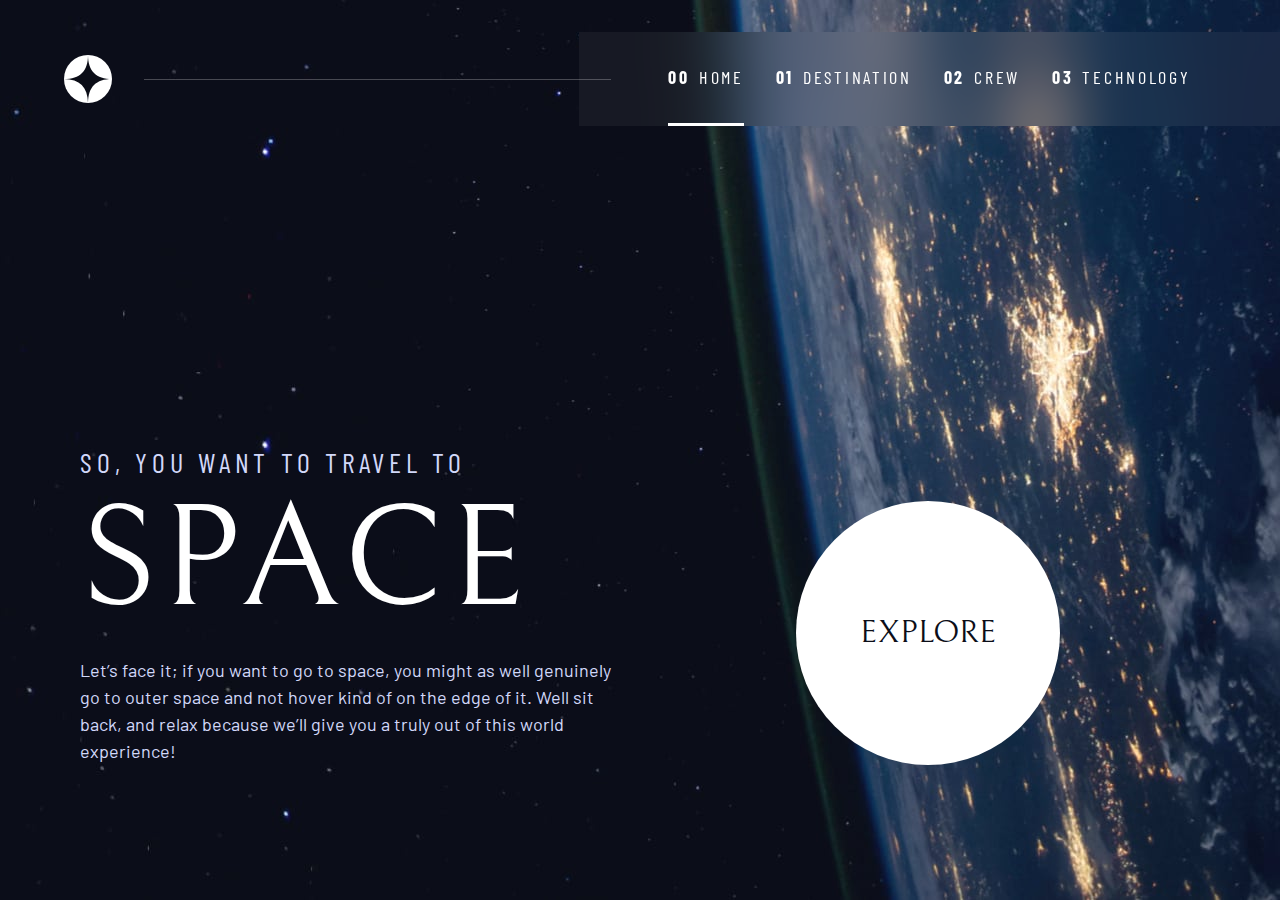
<file: index.html>
<!DOCTYPE html>
<html lang="en">
<head>
  <meta charset="UTF-8">
  <meta name="viewport" content="width=device-width, initial-scale=1.0">

  <link rel="icon" type="image/png" sizes="32x32" href="./assets/favicon-32x32.png">

  <!-- fonts -->
  <link href="https://fonts.googleapis.com/css2?family=Barlow+Condensed:ital,wght@0,100;0,200;0,300;0,400;0,500;0,600;0,700;0,800;0,900;1,100;1,200;1,300;1,400;1,500;1,600;1,700;1,800;1,900&family=Barlow:ital,wght@0,100;0,200;0,300;0,400;0,500;0,600;0,700;0,800;0,900;1,100;1,200;1,300;1,400;1,500;1,600;1,700;1,800;1,900&family=Bellefair&display=swap" rel="stylesheet">
  <link rel="stylesheet" href="style.css">
  
  <title>Frontend Mentor | Space tourism website</title>
</head>
<body class="home">
    <!-- this element for keyboard users who want to skip the navigation section and go direct to the button (explore) -->
    <a href="#main" class="skip-to-content">skip to content</a>

    <header class="primary-header flex">
      <div class="logo-box">
        <img src="./assets/shared/logo.svg" alt="space tourism logo" class="logo">
      </div>
      <button class="mobile-nav-toggle" aria-controls="primary-navigation" aria-expanded="false"><span class="sr-only">menu</span></button>
      <nav class="menu-items">
          <ul id="primary-navigation" data-visible="false" class="primary-navigation underline-indicators flex">
            <!-- we use aria-hidden = true so the screen reader does not read this element, this is the obisit of sr-only when screen reader read this element but it does not appear on screen -->
              <li class="active"><a href="index.html" class="ff-sans-cond uppercase text-white letter-spacing-2"><span aria-hidden="true">00</span>Home</a></li>
              <li><a href="destination.html" class="ff-sans-cond uppercase text-white letter-spacing-2"><span aria-hidden="true">01</span>Destination</a></li>
              <li><a href="crew.html" class="ff-sans-cond uppercase text-white letter-spacing-2"><span aria-hidden="true">02</span>Crew</a></li>
              <li><a href="technology.html" class="ff-sans-cond uppercase text-white letter-spacing-2"><span aria-hidden="true">03</span>Technology</a></li>
          </ul>
      </nav>
    </header>
  
    <!-- we use nav, main and all semantic elements for accessibility reason  -->
  <main id="main" class="grid-container grid-container--home">
    <div class="flow">
      <h1 class="text-accent fs-500 ff-sans-cond uppercase letter-spacing-1">So, you want to travel to 
        <span class="d-block fs-900 ff-serif text-white">Space</span></h1>
      <p class="text-accent">Let’s face it; if you want to go to space, you might as well genuinely go to 
        outer space and not hover kind of on the edge of it. Well sit back, and relax 
        because we’ll give you a truly out of this world experience!</p>
    </div>
    <div>
      <a href="#" class="large-button uppercase ff-serif fs-600 text-dark bg-white">Explore</a>
    </div>
  </main>




  <script src="./navigation.js"></script>


</body>
</html>
</file>
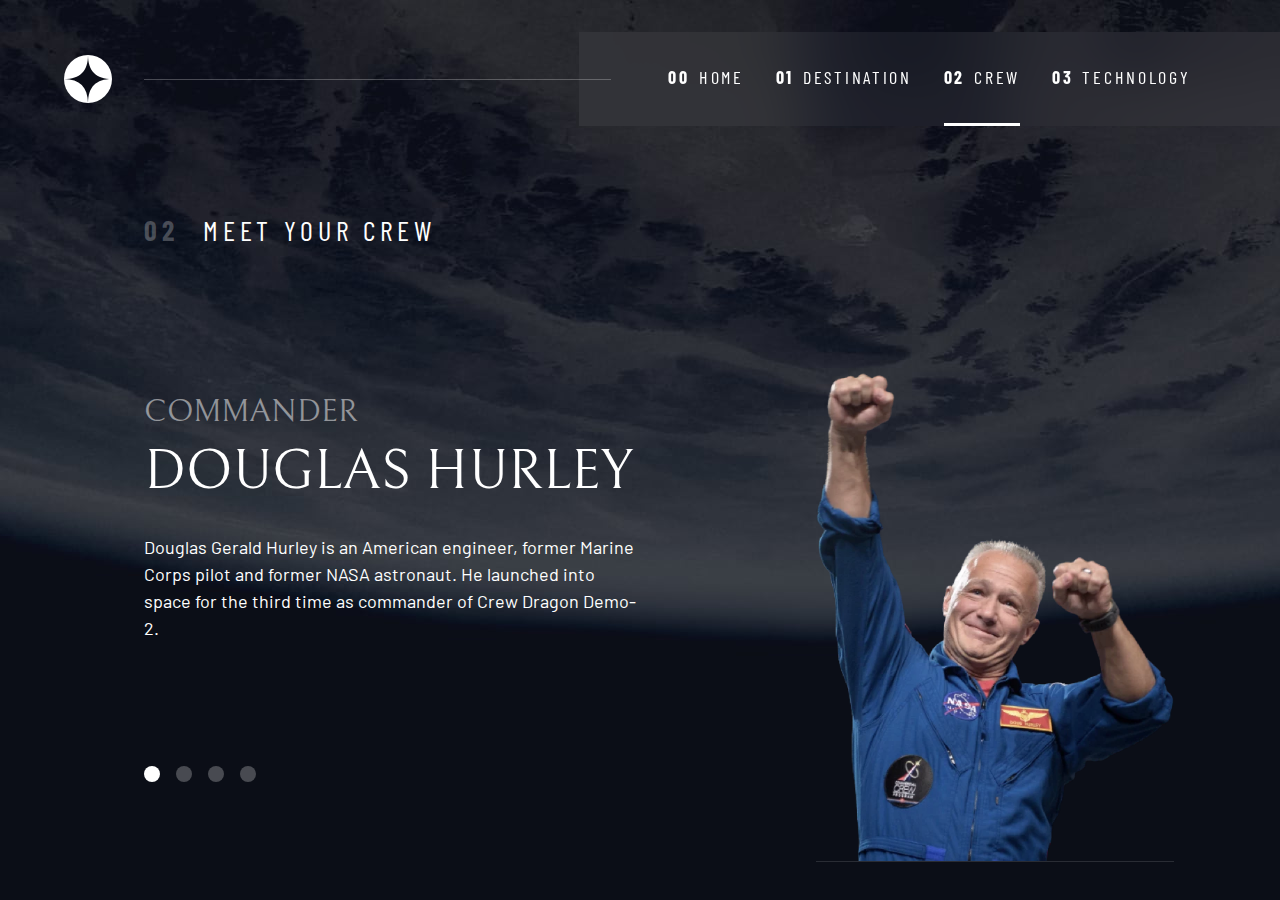
<file: crew.html>
<!DOCTYPE html>
<html lang="en">
<head>
  <meta charset="UTF-8">
  <meta name="viewport" content="width=device-width, initial-scale=1.0">

  <link rel="icon" type="image/png" sizes="32x32" href="./assets/favicon-32x32.png">

  <!-- fonts -->
  <link href="https://fonts.googleapis.com/css2?family=Barlow+Condensed:ital,wght@0,100;0,200;0,300;0,400;0,500;0,600;0,700;0,800;0,900;1,100;1,200;1,300;1,400;1,500;1,600;1,700;1,800;1,900&family=Barlow:ital,wght@0,100;0,200;0,300;0,400;0,500;0,600;0,700;0,800;0,900;1,100;1,200;1,300;1,400;1,500;1,600;1,700;1,800;1,900&family=Bellefair&display=swap" rel="stylesheet">
  <link rel="stylesheet" href="style.css">
  
  <title>Frontend Mentor | Space tourism website</title>
</head>
  <body class="crew">
      <!-- this element for keyboard users who want to skip the navigation section and go direct to the button (explore) -->
      <a href="#main" class="skip-to-content">skip to content</a>

      <header class="primary-header flex">
        <div class="logo-box">
          <img src="./assets/shared/logo.svg" alt="space tourism logo" class="logo">
        </div>
        <button class="mobile-nav-toggle" aria-controls="primary-navigation" aria-expanded="false"><span class="sr-only">menu</span></button>
        <nav class="menu-items">
            <ul id="primary-navigation" data-visible="false" class="primary-navigation underline-indicators flex">
              <!-- we use aria-hidden = true so the screen reader does not read this element, this is the obisit of sr-only when screen reader read this element but it does not appear on screen -->
                <li><a href="index.html" class="ff-sans-cond uppercase text-white letter-spacing-2"><span aria-hidden="true">00</span>Home</a></li>
                <li><a href="destination.html" class="ff-sans-cond uppercase text-white letter-spacing-2"><span aria-hidden="true">01</span>Destination</a></li>
                <li class="active"><a href="crew.html" class="ff-sans-cond uppercase text-white letter-spacing-2"><span aria-hidden="true">02</span>Crew</a></li>
                <li><a href="technology.html" class="ff-sans-cond uppercase text-white letter-spacing-2"><span aria-hidden="true">03</span>Technology</a></li>
            </ul>
        </nav>
      </header>

      <main id="main" class="grid-container grid-container--crew flow">

        <h1 class="numbered-title"><span aria-hidden="true">02</span> Meet your crew</h1>
    
        <div class="dot-indicators flex" role="tablist" aria-label="crew member list">
          <button aria-selected="true" tabindex="0" role="tab" aria-controls="commander-tab" data-image="commander-image"><span class="sr-only">The commander</span></button>
          <button aria-selected="false" tabindex="-1" role="tab" aria-controls="engineer-tab" data-image="engineer-image"><span class="sr-only">The mission specialist</span></button>
          <button aria-selected="false" tabindex="-1" role="tab" aria-controls="pilot-tab" data-image="pilot-image"><span class="sr-only">The pilot</span></button>
          <button aria-selected="false" tabindex="-1" role="tab" aria-controls="specialist-tab" data-image="specialist-image"><span class="sr-only">The crew engineer</span></button>
        </div>
        
        <article class="crew-details flow" id="commander-tab" role="tab-panel">
          <header class="flow flow--small-space">
            <h2 class="fs-600 ff-serif uppercase">Commander</h2>
            <p class="fs-700 uppercase ff-serif">Douglas Hurley</p>
          </header>
          <p>Douglas Gerald Hurley is an American engineer, former Marine Corps pilot 
          and former NASA astronaut. He launched into space for the third time as 
          commander of Crew Dragon Demo-2.</p>
        </article>

        <article class="crew-details flow" id="engineer-tab" role="tab-panel" hidden>
          <header class="flow flow--small-space">
            <h2 class="fs-600 ff-serif uppercase">Flight Engineer</h2>
            <p class="fs-700 uppercase ff-serif">Anousheh Ansari</p>
          </header>
          <p>Anousheh Ansari is an Iranian American engineer and co-founder of Prodea Systems. 
            Ansari was the fourth self-funded space tourist, the first self-funded woman to 
            fly to the ISS, and the first Iranian in space.</p>
        </article>

        <article class="crew-details flow" id="pilot-tab" role="tab-panel" hidden>
          <header class="flow flow--small-space">
            <h2 class="fs-600 ff-serif uppercase">Pilot</h2>
            <p class="fs-700 uppercase ff-serif">Victor Glover</p>
          </header>
          <p>Pilot on the first operational flight of the SpaceX Crew Dragon to the 
            International Space Station. Glover is a commander in the U.S. Navy where 
            he pilots an F/A-18.He was a crew member of Expedition 64, and served as a 
            station systems flight engineer.</p>
        </article>

        <article class="crew-details flow" id="specialist-tab" role="tab-panel" hidden>
          <header class="flow flow--small-space">
            <h2 class="fs-600 ff-serif uppercase">Mission Specialist</h2>
            <p class=" uppercase ff-serif long-name">Mark Shuttleworth</p>
          </header>
          <p>Mark Richard Shuttleworth is the founder and CEO of Canonical, the company behind 
            the Linux-based Ubuntu operating system. Shuttleworth became the first South 
            African to travel to space as a space tourist.</p>
        </article>
        <!-- we use picture element so if the browser does not support webp images then it goes with img element and png images  -->
        <picture id="commander-image">
          <source srcset="assets/crew/image-douglas-hurley.webp" type="image/webp">
          <img src="assets/crew/image-douglas-hurley.png" alt="Douglas Hurley">
        </picture>
        <picture id="engineer-image" hidden>
          <source srcset="assets/crew/image-anousheh-ansari.webp" type="image/webp">
          <img src="assets/crew/image-anousheh-ansari.png" alt="Douglas Hurley">
        </picture>
        <picture id="pilot-image" hidden>
          <source srcset="assets/crew/image-victor-glover.webp" type="image/webp">
          <img src="assets/crew/image-victor-glover.png" alt="Douglas Hurley">
        </picture>
        <picture id="specialist-image" hidden>
          <source srcset="assets/crew/image-mark-shuttleworth.webp" type="image/webp">
          <img src="assets/crew/image-mark-shuttleworth.png" alt="Douglas Hurley">
        </picture>
  
      </main>

      <script src="./navigation.js"></script>
      <script src="./tabs.js"></script>

</body>
</html>
</file>
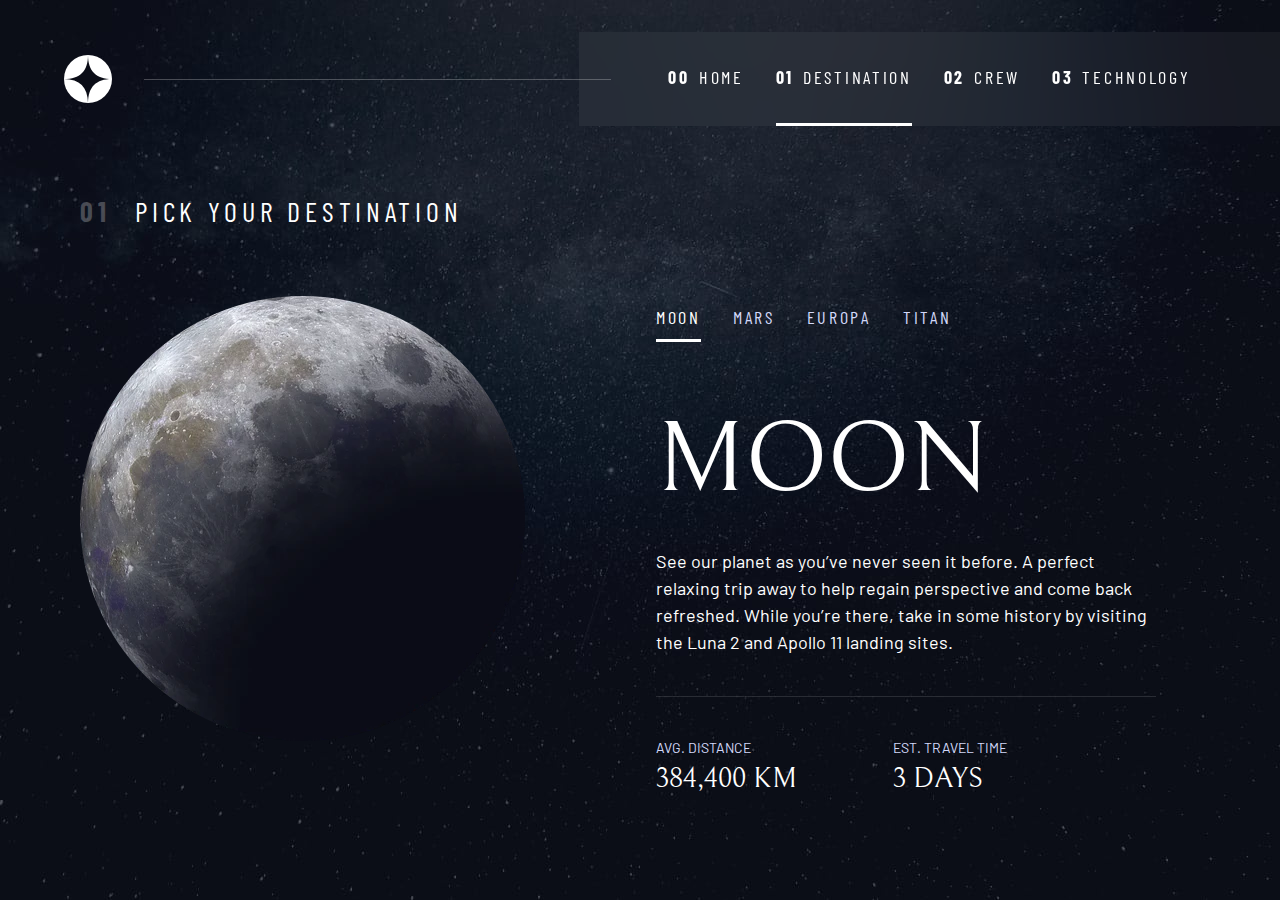
<file: destination.html>
<!DOCTYPE html>
<html lang="en">
<head>
  <meta charset="UTF-8">
  <meta name="viewport" content="width=device-width, initial-scale=1.0">

  <link rel="icon" type="image/png" sizes="32x32" href="./assets/favicon-32x32.png">

  <!-- fonts -->
  <link href="https://fonts.googleapis.com/css2?family=Barlow+Condensed:ital,wght@0,100;0,200;0,300;0,400;0,500;0,600;0,700;0,800;0,900;1,100;1,200;1,300;1,400;1,500;1,600;1,700;1,800;1,900&family=Barlow:ital,wght@0,100;0,200;0,300;0,400;0,500;0,600;0,700;0,800;0,900;1,100;1,200;1,300;1,400;1,500;1,600;1,700;1,800;1,900&family=Bellefair&display=swap" rel="stylesheet">
  <link rel="stylesheet" href="style.css">
  
  <title>Frontend Mentor | Space tourism website</title>
</head>
  <body class="destination">
      <!-- this element for keyboard users who want to skip the navigation section and go direct to the button (explore) -->
      <a href="#main" class="skip-to-content">skip to content</a>

      <header class="primary-header flex">
        <div class="logo-box">
          <img src="./assets/shared/logo.svg" alt="space tourism logo" class="logo">
        </div>
        <button class="mobile-nav-toggle" aria-controls="primary-navigation" aria-expanded="false"><span class="sr-only">menu</span></button>
        <nav class="menu-items">
            <ul id="primary-navigation" data-visible="false" class="primary-navigation underline-indicators flex">
              <!-- we use aria-hidden = true so the screen reader does not read this element, this is the obisit of sr-only when screen reader read this element but it does not appear on screen -->
                <li><a href="index.html" class="ff-sans-cond uppercase text-white letter-spacing-2"><span aria-hidden="true">00</span>Home</a></li>
                <li class="active"><a href="destination.html" class="ff-sans-cond uppercase text-white letter-spacing-2"><span aria-hidden="true">01</span>Destination</a></li>
                <li><a href="crew.html" class="ff-sans-cond uppercase text-white letter-spacing-2"><span aria-hidden="true">02</span>Crew</a></li>
                <li><a href="technology.html" class="ff-sans-cond uppercase text-white letter-spacing-2"><span aria-hidden="true">03</span>Technology</a></li>
            </ul>
        </nav>
      </header>

      <main id="main" class="grid-container grid-container--destination flow">
        <h1 class="numbered-title"><span aria-hidden="true">01</span> Pick your destination</h1>
        <picture id="moon-image">
          <source srcset="./assets/destination/image-moon.webp" type="image/webp">
          <img src="./assets/destination/image-moon.png" alt="the moon">
        </picture>
        <picture hidden id="mars-image">
          <source srcset="assets/destination/image-mars.webp" type="image/webp">
          <img src="assets/destination/image-mars.png" alt="the planet mars">
        </picture>
        <picture hidden id="europa-image">
          <source srcset="assets/destination/image-europa.webp" type="image/webp">
          <img src="assets/destination/image-europa.png" alt="the planet europa">
        </picture>
        <picture hidden id="titan-image">
          <source srcset="assets/destination/image-titan.webp" type="image/webp">
          <img src="assets/destination/image-titan.png" alt="the moon titan">
        </picture>
    
        <div class="tab-list underline-indicators flex" role="tablist" aria-label="destination list">
            <button aria-selected="true" role="tab" aria-controls="moon-tab" data-image="moon-image" tabindex="1" class="uppercase ff-sans-cond text-accent bg-dark letter-spacing-2">Moon</button>
            <button aria-selected="false" role="tab" aria-controls="mars-tab" data-image="mars-image" tabindex="-1" class="uppercase ff-sans-cond text-accent bg-dark letter-spacing-2">Mars</button>
            <button aria-selected="false" role="tab" aria-controls="europa-tab" data-image="europa-image" tabindex="-1" class="uppercase ff-sans-cond text-accent bg-dark letter-spacing-2">Europa</button>
            <button aria-selected="false" role="tab" aria-controls="titan-tab" data-image="titan-image" tabindex="-1" class="uppercase ff-sans-cond text-accent bg-dark letter-spacing-2">Titan</button>
        </div>
    
        <!-- The moon -->
        <article class="destination-info flow" id="moon-tab" role="tab-panel">
          <h2 class="fs-800 uppercase ff-serif">Moon</h2>

          <p>See our planet as you’ve never seen it before. A perfect relaxing trip away to help 
          regain perspective and come back refreshed. While you’re there, take in some history 
          by visiting the Luna 2 and Apollo 11 landing sites.</p>
          
          <div class="destination-meta flex">
            <div>
              <h3 class="text-accent fs-200 uppercase">Avg. distance</h3>
              <p class="ff-serif uppercase">384,400 km</p>
            </div>
            <div>
              <h3 class="text-accent fs-200 uppercase">Est. travel time</h3>
              <p class="ff-serif uppercase">3 days</p>
            </div>
          </div>
        </article>
        
        <!-- Mars -->
        <article hidden class="destination-info flow" id="mars-tab" role="tab-panel">
          <h2 class="fs-800 uppercase ff-serif">Mars</h2>

          <p>Don’t forget to pack your hiking boots. You’ll need them to tackle Olympus Mons, 
      the tallest planetary mountain in our solar system. It’s two and a half times 
      the size of Everest!</p>
          
          <div class="destination-meta flex">
            <div>
              <h3 class="text-accent fs-200 uppercase">Avg. distance</h3>
              <p class="ff-serif uppercase">225 mil. km</p>
            </div>
            <div>
              <h3 class="text-accent fs-200 uppercase">Est. travel time</h3>
              <p class="ff-serif uppercase">9 months</p>
            </div>
          </div>
        </article>
        
        <!-- Europa -->
        <article hidden class="destination-info flow" id="europa-tab" role="tab-panel">
          <h2 class="fs-800 uppercase ff-serif">Europa</h2>

          <p>The smallest of the four Galilean moons orbiting Jupiter, Europa is a 
      winter lover’s dream. With an icy surface, it’s perfect for a bit of 
      ice skating, curling, hockey, or simple relaxation in your snug 
      wintery cabin.</p>
          <div class="destination-meta flex">
            <div>
              <h3 class="text-accent fs-200 uppercase">Avg. distance</h3>
              <p class="ff-serif uppercase">628 mil. km</p>
            </div>
            <div>
              <h3 class="text-accent fs-200 uppercase">Est. travel time</h3>
              <p class="ff-serif uppercase">3 years</p>
            </div>
          </div>
        </article>
        
        <!-- Titan -->
        <article hidden class="destination-info flow" id="titan-tab" role="tab-panel">
          <h2 class="fs-800 uppercase ff-serif">Titan</h2>

          <p>The only moon known to have a dense atmosphere other than Earth, Titan 
      is a home away from home (just a few hundred degrees colder!). As a 
      bonus, you get striking views of the Rings of Saturn.</p>
          
          <div class="destination-meta flex">
            <div>
              <h3 class="text-accent fs-200 uppercase">Avg. distance</h3>
              <p class="ff-serif uppercase">1.6 bil. km</p>
            </div>
            <div>
              <h3 class="text-accent fs-200 uppercase">Est. travel time</h3>
              <p class="ff-serif uppercase">7 years</p>
            </div>
          </div>
        </article>
      </main>
    
      



    <script src="./navigation.js"></script>
    <script src="./tabs.js"></script>


  </body>
</html>
</file>
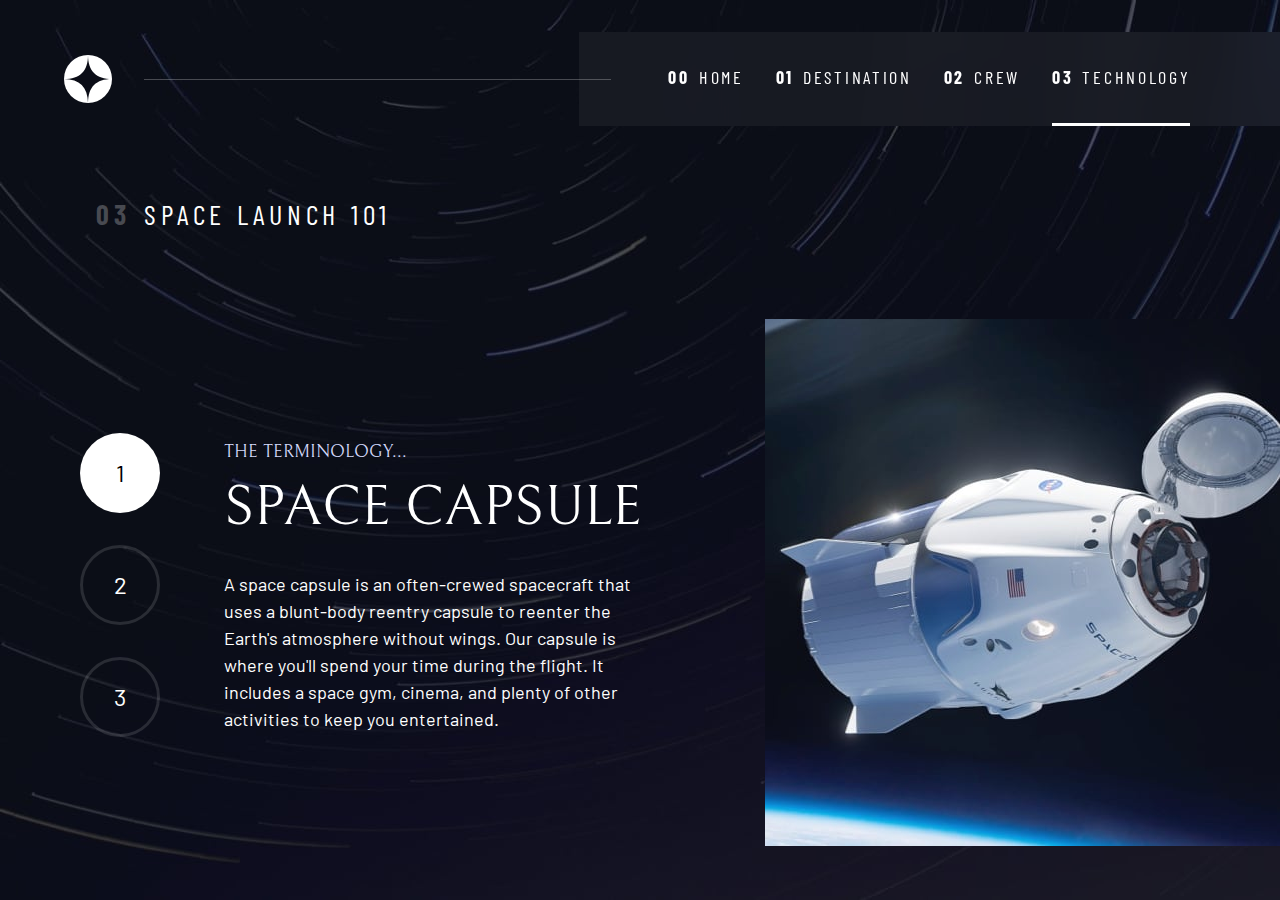
<file: technology.html>
<!DOCTYPE html>
<html lang="en">
<head>
  <meta charset="UTF-8">
  <meta name="viewport" content="width=device-width, initial-scale=1.0">

  <link rel="icon" type="image/png" sizes="32x32" href="./assets/favicon-32x32.png">

  <!-- fonts -->
  <link href="https://fonts.googleapis.com/css2?family=Barlow+Condensed:ital,wght@0,100;0,200;0,300;0,400;0,500;0,600;0,700;0,800;0,900;1,100;1,200;1,300;1,400;1,500;1,600;1,700;1,800;1,900&family=Barlow:ital,wght@0,100;0,200;0,300;0,400;0,500;0,600;0,700;0,800;0,900;1,100;1,200;1,300;1,400;1,500;1,600;1,700;1,800;1,900&family=Bellefair&display=swap" rel="stylesheet">
  <link rel="stylesheet" href="style.css">
  
  <title>Frontend Mentor | Space tourism website</title>
</head>
  <body class="technology">
      <!-- this element for keyboard users who want to skip the navigation section and go direct to the button (explore) -->
      <a href="#main" class="skip-to-content">skip to content</a>

      <header class="primary-header flex">
        <div class="logo-box">
          <img src="./assets/shared/logo.svg" alt="space tourism logo" class="logo">
        </div>
        <button class="mobile-nav-toggle" aria-controls="primary-navigation" aria-expanded="false"><span class="sr-only">menu</span></button>
        <nav class="menu-items">
            <ul id="primary-navigation" data-visible="false" class="primary-navigation underline-indicators flex">
              <!-- we use aria-hidden = true so the screen reader does not read this element, this is the obisit of sr-only when screen reader read this element but it does not appear on screen -->
                <li><a href="index.html" class="ff-sans-cond uppercase text-white letter-spacing-2"><span aria-hidden="true">00</span>Home</a></li>
                <li><a href="destination.html" class="ff-sans-cond uppercase text-white letter-spacing-2"><span aria-hidden="true">01</span>Destination</a></li>
                <li><a href="crew.html" class="ff-sans-cond uppercase text-white letter-spacing-2"><span aria-hidden="true">02</span>Crew</a></li>
                <li class="active"><a href="technology.html" class="ff-sans-cond uppercase text-white letter-spacing-2"><span aria-hidden="true">03</span>Technology</a></li>
            </ul>
        </nav>
      </header>

      <main id="main" class="grid-container grid-container--technology flow">
        <h1 class="numbered-title"><span>03</span>Space launch 101</h1>

        <picture id="capsule-image">
          <source media="(min-width:45em)" srcset="./assets/technology/image-space-capsule-portrait.jpg">
          <img src="./assets/technology/image-space-capsule-landscape.jpg" alt="Space capsule">
        </picture>

        <picture id="spaceport-image" hidden>
          <source media="(min-width:45em)" srcset="./assets/technology/image-spaceport-portrait.jpg">
          <img src="./assets/technology/image-spaceport-landscape.jpg" alt="Space capsule">
        </picture>

        <picture id="vehicle-image" hidden>
          <source media="(min-width:45em)" srcset="./assets/technology/image-launch-vehicle-portrait.jpg">
          <img src="./assets/technology/image-launch-vehicle-landscape.jpg" alt="Space capsule">
        </picture>

        <div class="number-indicators flex" role="tablist">
          <button aria-selected="true" tabindex="0" role="tab" aria-controls="capsule-tab" data-image="capsule-image">1</button>
          <button aria-selected="false" tabindex="-1" role="tab" aria-controls="spaceport-tab" data-image="spaceport-image">2</button>
          <button aria-selected="false" tabindex="-1" role="tab" aria-controls="vehicle-tab" data-image="vehicle-image">3</button>
        </div>

        <article class="technology-details flow" role="tab-panel" id="capsule-tab">
          <header class="flow flow--small-space">
            <h2 class="fs-400 ff-serif uppercase text-accent">The terminology...</h2>
            <p class="fs-700 uppercase ff-serif">Space capsule</p>
          </header>
          <p>A space capsule is an often-crewed spacecraft that uses a blunt-body reentry 
            capsule to reenter the Earth's atmosphere without wings. Our capsule is where 
            you'll spend your time during the flight. It includes a space gym, cinema, 
            and plenty of other activities to keep you entertained.</p>
        </article>

        <article class="technology-details flow" role="tab-panel" id="spaceport-tab" hidden>
          <header class="flow flow--small-space">
            <h2 class="fs-400 ff-serif uppercase text-accent">The terminology...</h2>
            <p class="fs-700 uppercase ff-serif">Spaceport</p>
          </header>
          <p>A spaceport or cosmodrome is a site for launching (or receiving) spacecraft, 
            by analogy to the seaport for ships or airport for aircraft. Based in the 
            famous Cape Canaveral, our spaceport is ideally situated to take advantage 
            of the Earth’s rotation for launch.</p>
        </article>

        <article class="technology-details flow" role="tab-panel" id="vehicle-tab" hidden>
          <header class="flow flow--small-space">
            <h2 class="fs-400 ff-serif uppercase text-accent">The terminology...</h2>
            <p class="fs-700 uppercase ff-serif">Launch vehicle</p>
          </header>
          <p>A launch vehicle or carrier rocket is a rocket-propelled vehicle used to carry a 
            payload from Earth's surface to space, usually to Earth orbit or beyond. Our 
            WEB-X carrier rocket is the most powerful in operation. Standing 150 metres tall, 
            it's quite an awe-inspiring sight on the launch pad!</p>
        </article>

      </main>


      <script src="navigation.js"></script>
      <script src="tabs.js"></script>
</body>
</html>
</file>
<file: style.css>
/* ------------------- */
/* Custom properties   */
/* ------------------- */

:root {
    /* colors */
    --clr-dark: 230 35% 7%;
    --clr-light: 231 77% 90%;
    --clr-white: 0 0% 100%;

    /* font sizes */
    /* mobile */
    
    --fs-900: clamp(5rem, 10vw + 1rem ,9.375rem);
    --fs-800: 3.5rem;
    --fs-700: 1.5rem;
    --fs-600: 1rem;
    --fs-500: 1rem;
    --fs-400: 0.9375rem;
    --fs-300: 1rem;
    --fs-200: 0.875rem;

    /* font-families */
    --ff-serif: "Bellefair", serif;
    --ff-sans-cond: "Barlow Condensed", sans-serif;
    --ff-sans-normal: "Barlow", sans-serif;
}

/* tablet */
/* we use em with media query because of rem in safari browser differ from others browsers and with em is font size consistent across all browsers  */
@media (min-width: 35em) {
    :root {
        --fs-800: 5rem;
        --fs-700: 2.5rem;
        --fs-600: 1.5rem;
        --fs-500: 1.25rem;
        --fs-400: 1rem;
    }
}

/* laptop */
@media (min-width: 45em) {
    :root {
        /* font-sizes */
        --fs-800: 6.25rem;
        --fs-700: 3.5rem;
        --fs-600: 2rem;
        --fs-500: 1.75rem;
        --fs-400: 1.125rem;
    }
}



/* ------------------- */
/* Reset               */
/* ------------------- */

/* https://piccalil.li/blog/a-modern-css-reset/ */

/* Box sizing */
*,
*::before,
*::after {
    box-sizing: border-box;
}

/* Reset margins */
body,
h1,
h2,
h3,
h4,
h5,
p,
figure,
picture {
    margin: 0; 
}

h1,
h2,
h3,
h4,
h5,
h6,
p {
    font-weight: 400;
}

.long-name{
    font-size: clamp(1rem, 5vw + 1rem, 2.5rem);
}


/* set up the body */
body {
    font-family: var(--ff-sans-normal);
    font-size: var(--fs-400);
    color: hsl(var(--clr-white));
    background-color: hsl(var(--clr-dark));
    line-height: 1.5;
    min-height: 100vh;
    display: grid;
    grid-template-rows: min-content 1fr;
}

/* make images easier to work with */
img,
picture {
    max-width: 100%;
    display: block;
}
[hidden] {
    display: none !important;
}

/* make form elements easier to work with */
input,
button,
textarea,
select {
    font: inherit;
}

/* remove animations for people who've turned them off */
@media (prefers-reduced-motion: reduce) {  
  *,
  *::before,
  *::after {
    animation-duration: 0.01ms !important;
    animation-iteration-count: 1 !important;
    transition-duration: 0.01ms !important;
    scroll-behavior: auto !important;
  }
}


/* ------------------- */
/* Utility classes     */
/* ------------------- */

.flex {
    display: flex;
    gap: var(--gap, 1rem);
}

/* .equal-columns > *{
    width: 100%;
    outline: 1px solid green;
} */

.grid {
    display: grid;
    gap: var(--gap, 1rem);
}

.d-block{
    display: block;
}

/* the following rule is exactly as 
.flow > * + * {
    margin-top: 1rem;
    outline: 1px solid red;
} */
/* we use :where() to remove the specificity */
/* The difference between the two is that :is() counts towards the specificity of the overall selector (it takes the specificity of its most specific argument), whereas :where() has a specificity value of 0. */
.flow > *:where(:not(:first-child)) { 
    margin-top: var(--flow-space, 1rem);
    /* outline: 1px solid red; */
}

.flow--small-space {
    --flow-space: .75rem;
}

.container {
    padding-inline: 2em;
    margin-inline: auto;
    max-width: 80rem;
}

/* the following class for the screen reader */
/* the element is hidden from the page but still existing in the DOM */
.sr-only { 
    position: absolute;
    width: 1px;
    height: 1px;
    padding: 0;
    margin: -1px;
    overflow: hidden;
    clip: rect(0, 0, 0, 0);
    white-space: nowrap; /* added line */
    border: 0;
  }

  .skip-to-content {
    position: absolute;
    z-index: 9999;
    background: hsl( var(--clr-white) );
    color: hsl( var(--clr-dark) );
    padding: .5em 1em;
    margin-inline: auto;
    transform: translateY(-100%);
    transition: transform 300ms ease-in-out;
}

.skip-to-content:focus {
    transform: translateY(0);
}


/* colors */

.bg-dark{
    background-color: hsl(var(--clr-dark));
}
.bg-accent{
    background-color: hsl(var(--clr-light));
}
.bg-accent-20{
    background-color: hsl(var(--clr-light) / .6);
}
.bg-white{
    background-color: hsl(var(--clr-white));
}
.text-dark{
    color: hsl(var(--clr-dark));
}
.text-accent{
    color: hsl(var(--clr-light));
}
.text-white{
    color: hsl(var(--clr-white));
}

/* typography */

.ff-serif { font-family: var(--ff-serif); } 
.ff-sans-cond { font-family: var(--ff-sans-cond); } 
.ff-sans-normal { font-family: var(--ff-sans-normal); } 

.letter-spacing-1 { letter-spacing: 4.75px; } 
.letter-spacing-2 { letter-spacing: 2.7px; } 
.letter-spacing-3 { letter-spacing: 2.35px; } 

.uppercase { text-transform: uppercase; }

.fs-900 { font-size: var(--fs-900); }
.fs-800 { font-size: var(--fs-800); }
.fs-700 { font-size: var(--fs-700); }
.fs-600 { font-size: var(--fs-600); }
.fs-500 { font-size: var(--fs-500); }
.fs-400 { font-size: var(--fs-400); }
.fs-300 { font-size: var(--fs-300); }
.fs-200 { font-size: var(--fs-200); }


.fs-900,
.fs-800,
.fs-700,
.fs-600 {
    line-height: 1.1;
}

.numbered-title {
    font-family: var(--ff-sans-cond);
    font-size: var(--fs-500);
    text-transform: uppercase;
    letter-spacing: 4.72px; 
}

.numbered-title span {
    margin-right: .5em;
    font-weight: 700;
    color: hsl( var(--clr-white) / .25);
}

/* ------------------- */
/* Components         */
/* ------------------- */

.large-button{
    position: relative;
    display: inline-grid;
    place-items: center;
    padding: 0 2em;
    aspect-ratio: 1;
    text-decoration: none;
    border-radius: 50%;
    z-index: 1;
}

.large-button::after{
    content: "";
    position: absolute;
    width: 100%;
    height: 100%;
    background-color: hsl( var(--clr-white) / .125);
    border-radius: inherit;
    z-index: -1;
    opacity: 0;
    transition: opacity 500ms linear, 
                transform 750ms ease-in-out;
}

.large-button:hover::after,
.large-button:focus::after{
    opacity: 1;
    transform: scale(1.5);
}

/* primary header */

.primary-header {
    justify-content: space-between;
    align-items: center;
}

.logo {
    margin: 1.5rem clamp(1.5rem, 5vw, 4.5rem);
}

.primary-navigation{
    --gap: 2rem;
    --underline-gap: 2rem;
    list-style: none;
    /* min() function choose the less value and apply it */
    padding: 0;
    margin: 0;
    /* how we make Glassmorphism effect */
    background-color: hsl(var(--clr-dark) / .95);
    /* backdrop-filter: blur(2rem); */
}

/* because firefox does not support backdrop-filter: blur() */
@supports (backdrop-filter: blur(2rem)) {
    .primary-navigation {
        background-color: hsl(var(--clr-white) / .05);
        backdrop-filter: blur(2rem);
    }
}

.mobile-nav-toggle{
    display: none;
}

.primary-navigation a{
    text-decoration: none;
}

.primary-navigation a > span{
    font-weight: 700;
    margin-right: .5em;
}

/* this media query for mobile navigation */
@media (max-width: 35em) {
    .primary-navigation{
        --gap: 1rem;
        --underline-gap: .5rem;
        flex-direction: column;
        position: fixed;
        inset: 0 0 0 30%;
        z-index: 1000;
        
        list-style: none;
        /* min() function choose the less value and apply it */
        padding: min(10rem, 20vh) 2rem;
        margin: 0;
        transform: translateX(100%);
        transition: transform 500ms ease-in-out;
    }

    .primary-navigation.underline-indicators .active{
        border: 0;
    }

    .primary-navigation[data-visible="true"] {
        transform: translateX(0);
    }

    .mobile-nav-toggle{
        display: block;
        position: absolute;
        z-index: 2000;
        top: 2rem;
        right: 1.5rem;
        border: 0;
        background: transparent;  /* or 0 or none */
        background-image: url("./assets/shared/icon-hamburger.svg");
        background-repeat: no-repeat;
        background-position: center;
        width: 1.5rem;
        aspect-ratio: 1;
        cursor: pointer;
    }

    .mobile-nav-toggle[aria-expanded="true"] {
        background-image: url("./assets/shared/icon-close.svg");
    }

    /* with focus-visible we don't see the outline when clicking with mouse, only when using the keyboard */
    .mobile-nav-toggle:focus-visible{
        outline: 3px solid white;
        outline-offset: 5px;
    }
}

@media (min-width: 35em) {
    .primary-navigation {
        padding-inline: clamp(3rem, 7vw, 10rem);
    }
}

@media (min-width: 85em) {
    .primary-navigation {
        padding-inline: clamp(3rem, 15vw, 10rem);
    }
}

/* this media query because we need the numbers of primary navigation on mobile and desktop version but not on tablet */
@media (min-width: 35em) and (max-width: 45em) {
    .primary-navigation a > span{
        display: none;
    }   
}

@media (min-width: 45em) {
    .primary-header::before{
        content: "";
        display: block;
        position: relative;
        width: 100%;
        height: 1px;
        background-color: hsl(var(--clr-white) / .25);
        order: 2;
        /* transform: translateX(12%); */
        margin-right: -3rem;
        z-index: 3000;
    }
    .logo-box{
        order: 1;
    }
    .primary-header nav {
        order: 3;
    }
    .primary-navigation{
        margin-block: 2rem;
    }
}


.underline-indicators > *{
    padding: var(--underline-gap, 1rem) 0;
    border: 0;
    cursor: pointer;
    border-bottom: .2rem solid hsl(var(--clr-white) / 0);
}

.underline-indicators > *:hover,
.underline-indicators > *:focus{
    border-color: hsl( var(--clr-white) / .5);
}
.underline-indicators > .active,
.underline-indicators > [aria-selected="true"]{
    color: hsl( var(--clr-white) / 1);
    border-color: hsl( var(--clr-white) / 1);
}

.tab-list{
    --gap: 2rem;
    --underline-gap: .5rem;
}
/* 
.dot-indicators {
    --gap: 1rem;
} */

.dot-indicators > * {   
    cursor: pointer;
    border: 0;
    border-radius: 50%;
    /* aspect-ratio: 1; */
    padding: .5rem;
    background-color: hsl( var(--clr-white) / .25)   
}

.dot-indicators > *:hover,
.dot-indicators > *:focus {
    background-color: hsl( var(--clr-white) / .5);
}

.dot-indicators > [aria-selected="true"]{
    background-color: hsl( var(--clr-white) / 1);   
}


.number-indicators {
    flex-direction: column;
}
.number-indicators > * {
    font-size: 1.2rem;
    width: 3rem;
    height: 3rem;
    /* aspect-ratio: 1; */
    border-radius: 50%;
    background-color: hsl( var(--clr-white) / 0);
    color: hsl( var(--clr-white) / 1);
    border: .2rem solid hsl( var(--clr-white) / .125);    
    cursor: pointer;
}

.number-indicators > *:hover{
    border: .2rem solid hsl( var(--clr-white) / .5);
}

.number-indicators > [aria-selected="true"]{
    background-color: hsl( var(--clr-white) / 1);   
    color: #000;
}



/* ----------------------------- */
/* Page specific background      */
/* ----------------------------- */
body {
    background-size: cover;
    background-position: bottom center;
}

/* home */

.home {
    background-image: url("./assets/home/background-home-mobile.jpg");
}

@media (min-width: 35em) {
    .home {
        background-image: url("./assets/home/background-home-tablet.jpg");
    }

    
}

@media (min-width: 45em) {
    .home {
        background-image: url("./assets/home/background-home-desktop.jpg");
    }
}

/* destination */

.destination{
    background-image: url("./assets/destination/background-destination-mobile.jpg");
}

@media (min-width: 35em) {
    .destination {
        background-image: url("./assets/destination/background-destination-tablet.jpg");
    }

    
}

@media (min-width: 45em) {
    .destination {
        background-image: url("./assets/destination/background-destination-desktop.jpg");
    }
}

/* crew */

.crew{
    background-image: url("./assets/crew/background-crew-mobile.jpg");
}

@media (min-width: 35em) {
    .crew {
        background-image: url("./assets/crew/background-crew-tablet.jpg");
    }

    
}

@media (min-width: 45em) {
    .crew {
        background-image: url("./assets/crew/background-crew-desktop.jpg");
    }
}
/* technology */

.technology{
    background-image: url("./assets/technology/background-technology-mobile.jpg");
}

@media (min-width: 35em) {
    .technology {
        background-image: url("./assets/technology/background-technology-tablet.jpg");
    }

    
}

@media (min-width: 45em) {
    .technology {
        background-image: url("./assets/technology/background-technology-desktop.jpg");
    }
}

.tab-list *{
    background-color: transparent;
}

/* ----------------------------- */
/* Layout                        */
/* ----------------------------- */

.grid-container{
    text-align: center;
    display: grid;
    place-items: center;
    padding-inline: 1rem;   
    padding-bottom: 3rem;
}

.grid-container p:not([class]){ /* this selector select only p that not have a class */
    /* ch unit Relative to the width of the "0" (zero) */
    max-width: 50ch;
    /* outline: 3px solid yellow; */
}

.grid-container--destination {
    --flow-space: 2rem;
    grid-template-areas: 
        'title'
        'image'
        'tabs'
        'content'
    ;
}

.numbered-title {
    grid-area: title;
}

/* destination layout */

.grid-container--destination > picture {
    grid-area: image;
    max-width: 50%;
    align-self: start;
}

.grid-container--destination .tab-list{
    grid-area: tabs;
}

.grid-container--destination .destination-info{
    grid-area: content;
}

.destination-meta{
    flex-direction: column;
    padding-top: 2.5rem;
    margin-top: 2.5rem;
    border-top: 1px solid hsl( var(--clr-white) / .125);
}

.destination-meta p{
    font-size: 1.75rem;
}

/* crew layout */

.grid-container--crew {
    --flow-space: 2rem;
    grid-template-areas: 
        'title'
        'image'
        'tabs'
        'content';
}

.grid-container--crew > picture {
    grid-area: image;
    max-width: 60%;
    border-bottom: 1px solid hsl( var(--clr-white) / .125);
}

.grid-container--crew > .dot-indicators {
    grid-area: tabs;
}

.grid-container--crew > .crew-details {
    grid-area: content;
}

.crew-details h2{
    color: hsl( var(--clr-white) / .5);
}

/* technology layout */
.grid-container--technology {
    padding-inline: 0;
    --flow-space: 2rem;
    grid-template-areas: 
        'title'
        'image'
        'tabs'
        'content';
}

.grid-container--technology > picture {
    grid-area: image;
    grid-column: 1 / -1;
}

.grid-container--technology > .number-indicators {
    flex-direction: row;
    grid-area: tabs;
}

.grid-container--technology > .technology-details {
    grid-area: content;
    padding-inline: 1rem;
}


@media (min-width: 35em) {
    .numbered-title {
        justify-self: start;
        margin-top: 2rem;
    }

    .grid-container--technology > .numbered-title{
        margin-left: 1rem;
    }

    .destination-meta{
        flex-direction: row;
        justify-content: space-evenly;
    }

    .grid-container--crew {
        padding-bottom: 0;
        grid-template-areas: 
            'title'
            'content'
            'tabs'
            'image';
    }
}

@media (min-width: 45em) {

    .grid-container{
        text-align: left;
        gap: var(--container-gap, 2rem);
        grid-template-columns: minmax(2rem, 1fr) repeat(2, minmax(0, 40rem)) minmax(2rem, 1fr);
    }

    .grid-container--home > *:first-child{
        grid-column: 2;
        /* outline: 1px solid red; */
    }

    .grid-container--home > *:last-child{
        grid-column: 3;
        /* outline: 1px solid yellow; */
    }

    .grid-container--home{
        /* to push all to the bottom */
        align-items: end;
        /* max() function choose the heigh value and apply it  */
        padding-bottom: max(6rem, 15vh);
    }

    .grid-container--destination {
        grid-template-areas: 
            '. title title .'
            '. image tabs .'
            '. image content .'
        ;
        justify-items: start;
        align-content: start; /* for large screen to prevent content from being away frm each other */
    }

    .grid-container--destination > picture {
        max-width: 90%;
    }


    .destination-meta{
        --gap: min(8vw, 6rem);
        justify-content: start;
    }

    .grid-container--crew {
        grid-template-columns: minmax(2rem, 1fr) minmax(0, 40rem) minmax(0, 20rem) minmax(2rem, 1fr);

        justify-items: start;
        grid-template-areas: 
            '. title title .'
            '. content image .'
            '. tabs image .'
            ;
    }

    .grid-container--crew > picture{
        grid-column: span 2;
        max-width: 80%;
    }

    .grid-container--crew > .dot-indicators {
        align-self: start;
    }

    .grid-container--technology {
        grid-template-columns: minmax(2rem, 1fr) minmax(0, 5rem) minmax(0, 30rem) minmax(0, 45rem) minmax(2rem, 1fr);
        align-items: center;
        --container-gap: 3rem;
        grid-template-areas: 
            '. title title title .'
            '. tabs content image .'
            ;
    }

    .grid-container--technology > .number-indicators{
        --gap: 2rem;
        flex-direction: column;
        justify-self: start;
    }

    .grid-container--technology > picture{
        grid-area: image;
        grid-column: span 2;
        justify-self: end;
        align-self: start;
    }

    .number-indicators > * {
        font-size: 1.5rem;
        width: 5rem;
        height: 5rem;
    }



}
</file>
